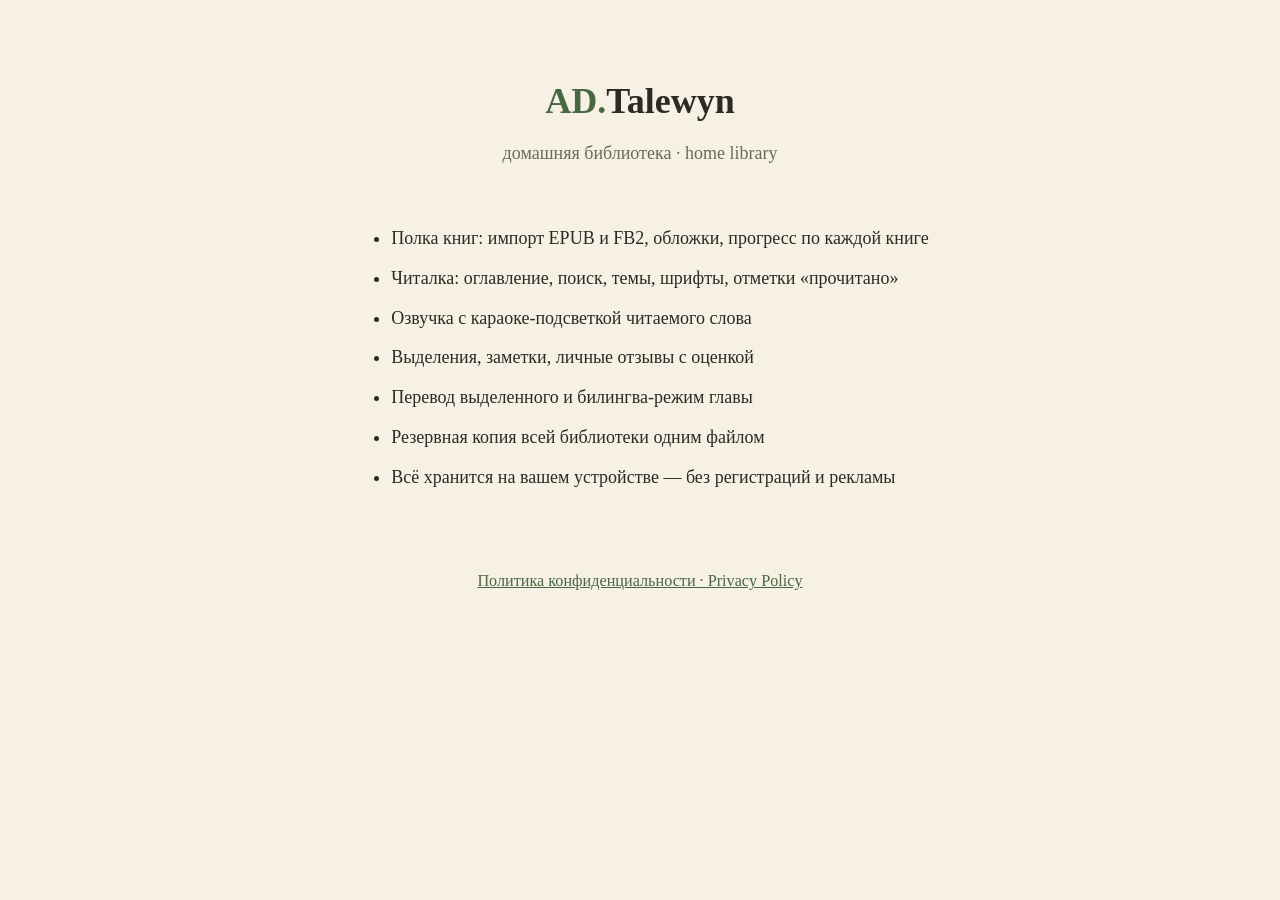
<file: index.html>
<!DOCTYPE html>
<html lang="ru">
<head>
<meta charset="utf-8">
<meta name="viewport" content="width=device-width, initial-scale=1">
<title>AD.Talewyn — домашняя библиотека</title>
<meta name="description" content="AD.Talewyn — домашняя библиотека: полка книг, читалка EPUB/FB2, озвучка, заметки и перевод. Всё хранится на вашем устройстве.">
<style>
  :root { color-scheme: light dark; }
  body {
    max-width: 44rem; margin: 0 auto; padding: 48px 20px 64px;
    font: 18px/1.65 Georgia, "Times New Roman", serif;
    color: #2b2b23; background: #f6f1e4; text-align: center;
  }
  h1 { font-size: 2em; margin-bottom: .2em; }
  .ad { color: #4a6741; }
  .sub { color: #6b6a58; margin-top: 0; }
  ul { text-align: left; display: inline-block; margin-top: 28px; }
  li { margin: 10px 0; }
  a { color: #4a6741; }
  footer { margin-top: 48px; font-size: .9em; color: #6b6a58; }
  @media (prefers-color-scheme: dark) {
    body { color: #ddd6bf; background: #171a12; }
    .ad, a { color: #8aa67e; }
    .sub, footer { color: #9a997f; }
  }
</style>
</head>
<body>
<h1><span class="ad">AD.</span>Talewyn</h1>
<p class="sub">домашняя библиотека · home library</p>

<ul>
  <li>Полка книг: импорт EPUB и FB2, обложки, прогресс по каждой книге</li>
  <li>Читалка: оглавление, поиск, темы, шрифты, отметки «прочитано»</li>
  <li>Озвучка с караоке-подсветкой читаемого слова</li>
  <li>Выделения, заметки, личные отзывы с оценкой</li>
  <li>Перевод выделенного и билингва-режим главы</li>
  <li>Резервная копия всей библиотеки одним файлом</li>
  <li>Всё хранится на вашем устройстве — без регистраций и рекламы</li>
</ul>

<footer>
  <p><a href="privacy.html">Политика конфиденциальности · Privacy Policy</a></p>
</footer>
</body>
</html>
</file>
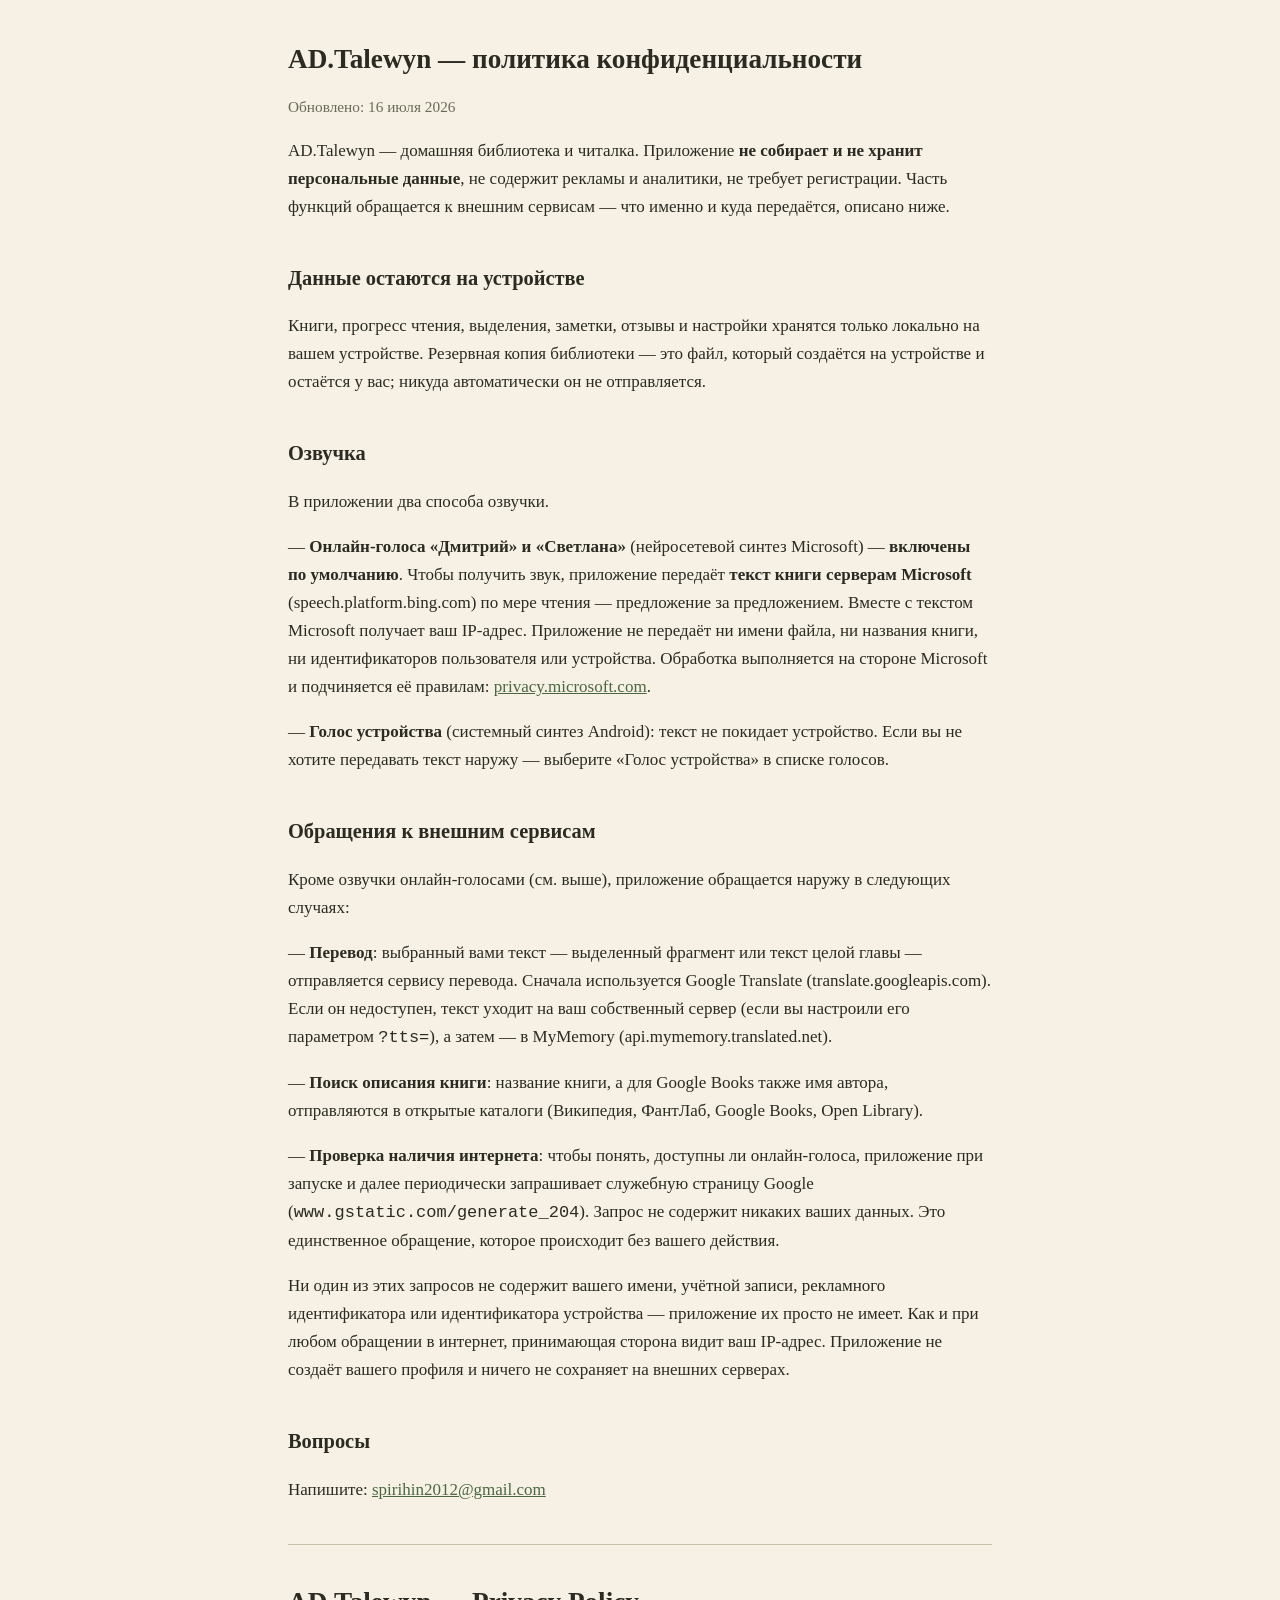
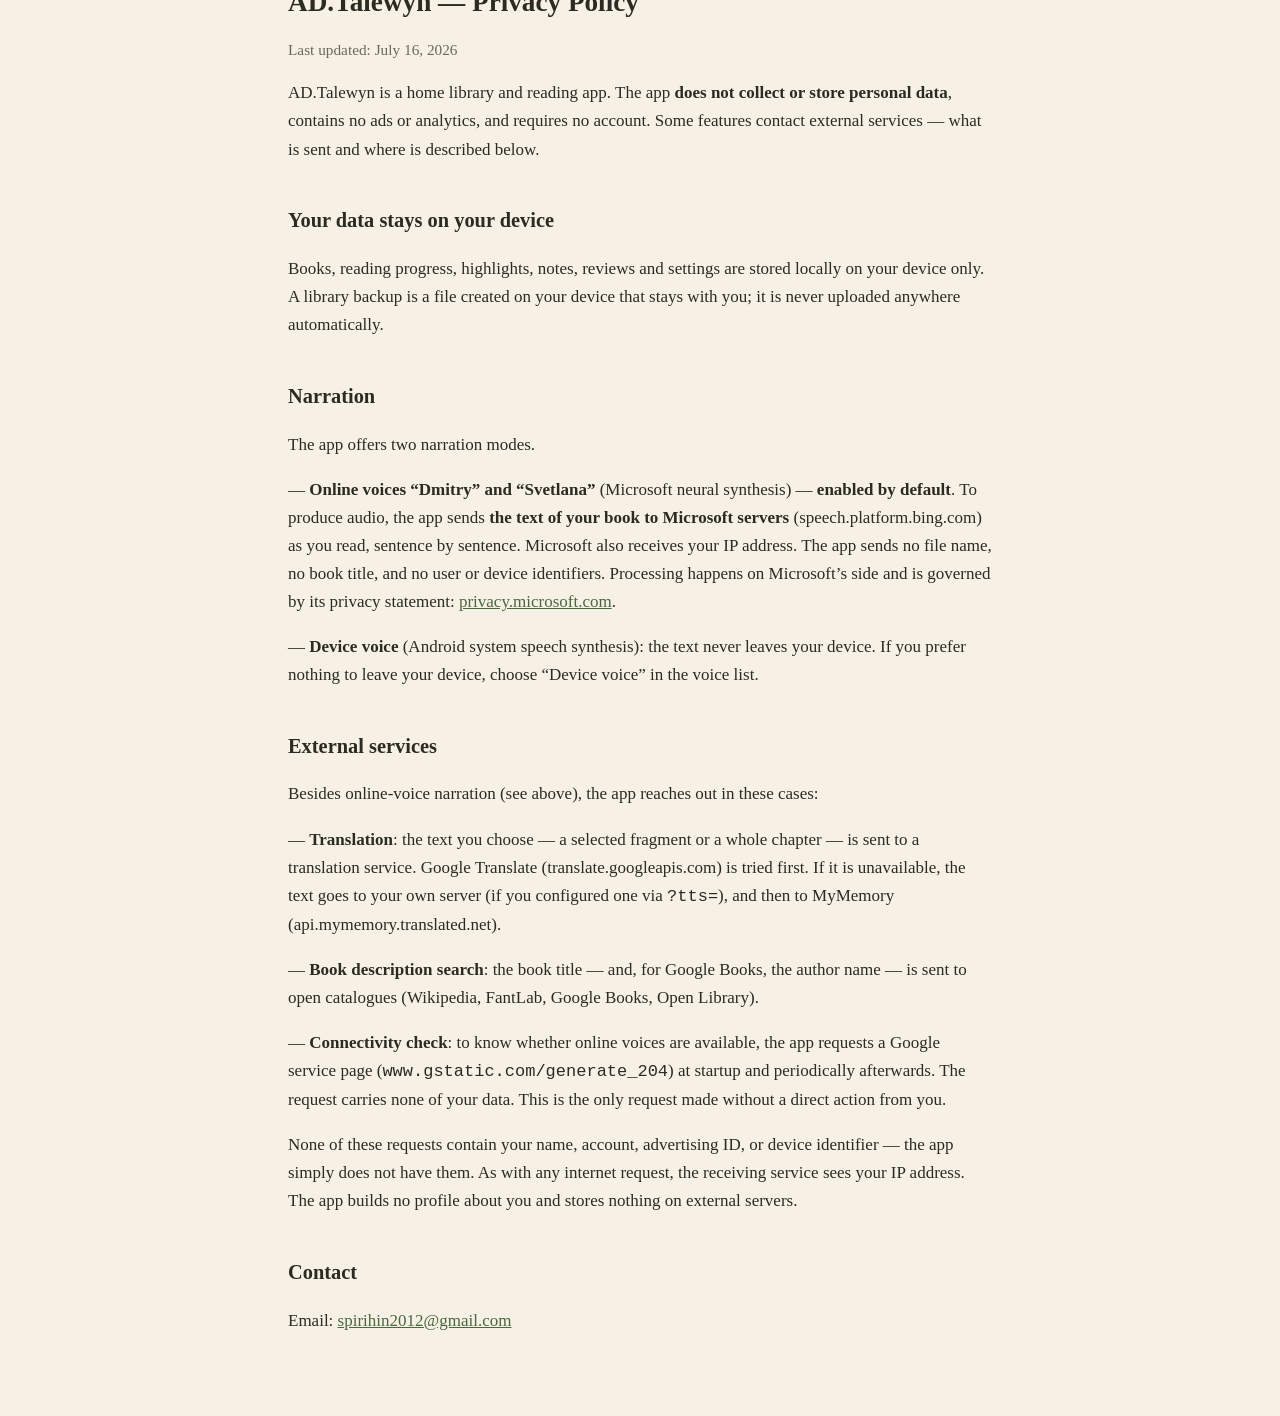
<file: privacy.html>
<!DOCTYPE html>
<html lang="ru">
<head>
<meta charset="utf-8">
<meta name="viewport" content="width=device-width, initial-scale=1">
<title>AD.Talewyn — конфиденциальность / Privacy Policy</title>
<style>
  :root { color-scheme: light dark; }
  body {
    max-width: 44rem; margin: 0 auto; padding: 24px 20px 64px;
    font: 17px/1.65 Georgia, "Times New Roman", serif;
    color: #2b2b23; background: #f6f1e4;
  }
  h1 { font-size: 1.6em; line-height: 1.25; }
  h2 { font-size: 1.2em; margin-top: 2em; }
  hr { border: none; border-top: 1px solid #c8c0aa; margin: 40px 0; }
  .muted { color: #6b6a58; font-size: .9em; }
  a { color: #4a6741; }
  @media (prefers-color-scheme: dark) {
    body { color: #ddd6bf; background: #171a12; }
    hr { border-top-color: #3a4030; }
    .muted { color: #9a997f; }
    a { color: #8aa67e; }
  }
</style>
</head>
<body>
<h1>AD.Talewyn — политика конфиденциальности</h1>
<p class="muted">Обновлено: 16 июля 2026</p>

<p>AD.Talewyn — домашняя библиотека и читалка. Приложение
<strong>не собирает и не хранит персональные данные</strong>, не содержит
рекламы и аналитики, не требует регистрации. Часть функций обращается
к внешним сервисам — что именно и куда передаётся, описано ниже.</p>

<h2>Данные остаются на устройстве</h2>
<p>Книги, прогресс чтения, выделения, заметки, отзывы и настройки хранятся
только локально на вашем устройстве. Резервная копия библиотеки — это файл,
который создаётся на устройстве и остаётся у вас; никуда автоматически
он не отправляется.</p>

<h2>Озвучка</h2>
<p>В приложении два способа озвучки.</p>
<p>— <strong>Онлайн-голоса «Дмитрий» и «Светлана»</strong> (нейросетевой синтез
Microsoft) — <strong>включены по умолчанию</strong>. Чтобы получить звук,
приложение передаёт <strong>текст книги серверам Microsoft</strong>
(speech.platform.bing.com) по мере чтения — предложение за предложением. Вместе
с текстом Microsoft получает ваш IP-адрес. Приложение не передаёт ни имени
файла, ни названия книги, ни идентификаторов пользователя или устройства.
Обработка выполняется на стороне Microsoft и подчиняется её правилам:
<a href="https://privacy.microsoft.com/privacystatement">privacy.microsoft.com</a>.</p>
<p>— <strong>Голос устройства</strong> (системный синтез Android): текст не
покидает устройство. Если вы не хотите передавать текст наружу — выберите
«Голос устройства» в списке голосов.</p>

<h2>Обращения к внешним сервисам</h2>
<p>Кроме озвучки онлайн-голосами (см. выше), приложение обращается наружу
в следующих случаях:</p>
<p>— <strong>Перевод</strong>: выбранный вами текст — выделенный фрагмент или
текст целой главы — отправляется сервису перевода. Сначала используется Google
Translate (translate.googleapis.com). Если он недоступен, текст уходит на ваш
собственный сервер (если вы настроили его параметром <code>?tts=</code>),
а затем — в MyMemory (api.mymemory.translated.net).</p>
<p>— <strong>Поиск описания книги</strong>: название книги, а для Google Books
также имя автора, отправляются в открытые каталоги (Википедия, ФантЛаб,
Google Books, Open Library).</p>
<p>— <strong>Проверка наличия интернета</strong>: чтобы понять, доступны ли
онлайн-голоса, приложение при запуске и далее периодически запрашивает служебную
страницу Google (<code>www.gstatic.com/generate_204</code>). Запрос не содержит
никаких ваших данных. Это единственное обращение, которое происходит без вашего
действия.</p>
<p>Ни один из этих запросов не содержит вашего имени, учётной записи,
рекламного идентификатора или идентификатора устройства — приложение их просто
не имеет. Как и при любом обращении в интернет, принимающая сторона видит ваш
IP-адрес. Приложение не создаёт вашего профиля и ничего не сохраняет на внешних
серверах.</p>

<h2>Вопросы</h2>
<p>Напишите: <a href="mailto:spirihin2012@gmail.com">spirihin2012@gmail.com</a></p>

<hr>

<h1>AD.Talewyn — Privacy Policy</h1>
<p class="muted">Last updated: July 16, 2026</p>

<p>AD.Talewyn is a home library and reading app. The app <strong>does not
collect or store personal data</strong>, contains no ads or analytics, and
requires no account. Some features contact external services — what is sent
and where is described below.</p>

<h2>Your data stays on your device</h2>
<p>Books, reading progress, highlights, notes, reviews and settings are
stored locally on your device only. A library backup is a file created on
your device that stays with you; it is never uploaded anywhere
automatically.</p>

<h2>Narration</h2>
<p>The app offers two narration modes.</p>
<p>— <strong>Online voices “Dmitry” and “Svetlana”</strong> (Microsoft neural
synthesis) — <strong>enabled by default</strong>. To produce audio, the app
sends <strong>the text of your book to Microsoft servers</strong>
(speech.platform.bing.com) as you read, sentence by sentence. Microsoft also
receives your IP address. The app sends no file name, no book title, and no
user or device identifiers. Processing happens on Microsoft’s side and is
governed by its privacy statement:
<a href="https://privacy.microsoft.com/privacystatement">privacy.microsoft.com</a>.</p>
<p>— <strong>Device voice</strong> (Android system speech synthesis): the text
never leaves your device. If you prefer nothing to leave your device, choose
“Device voice” in the voice list.</p>

<h2>External services</h2>
<p>Besides online-voice narration (see above), the app reaches out in these
cases:</p>
<p>— <strong>Translation</strong>: the text you choose — a selected fragment or
a whole chapter — is sent to a translation service. Google Translate
(translate.googleapis.com) is tried first. If it is unavailable, the text goes
to your own server (if you configured one via <code>?tts=</code>), and then to
MyMemory (api.mymemory.translated.net).</p>
<p>— <strong>Book description search</strong>: the book title — and, for Google
Books, the author name — is sent to open catalogues (Wikipedia, FantLab,
Google Books, Open Library).</p>
<p>— <strong>Connectivity check</strong>: to know whether online voices are
available, the app requests a Google service page
(<code>www.gstatic.com/generate_204</code>) at startup and periodically
afterwards. The request carries none of your data. This is the only request
made without a direct action from you.</p>
<p>None of these requests contain your name, account, advertising ID, or device
identifier — the app simply does not have them. As with any internet request,
the receiving service sees your IP address. The app builds no profile about you
and stores nothing on external servers.</p>

<h2>Contact</h2>
<p>Email: <a href="mailto:spirihin2012@gmail.com">spirihin2012@gmail.com</a></p>
</body>
</html>
</file>
